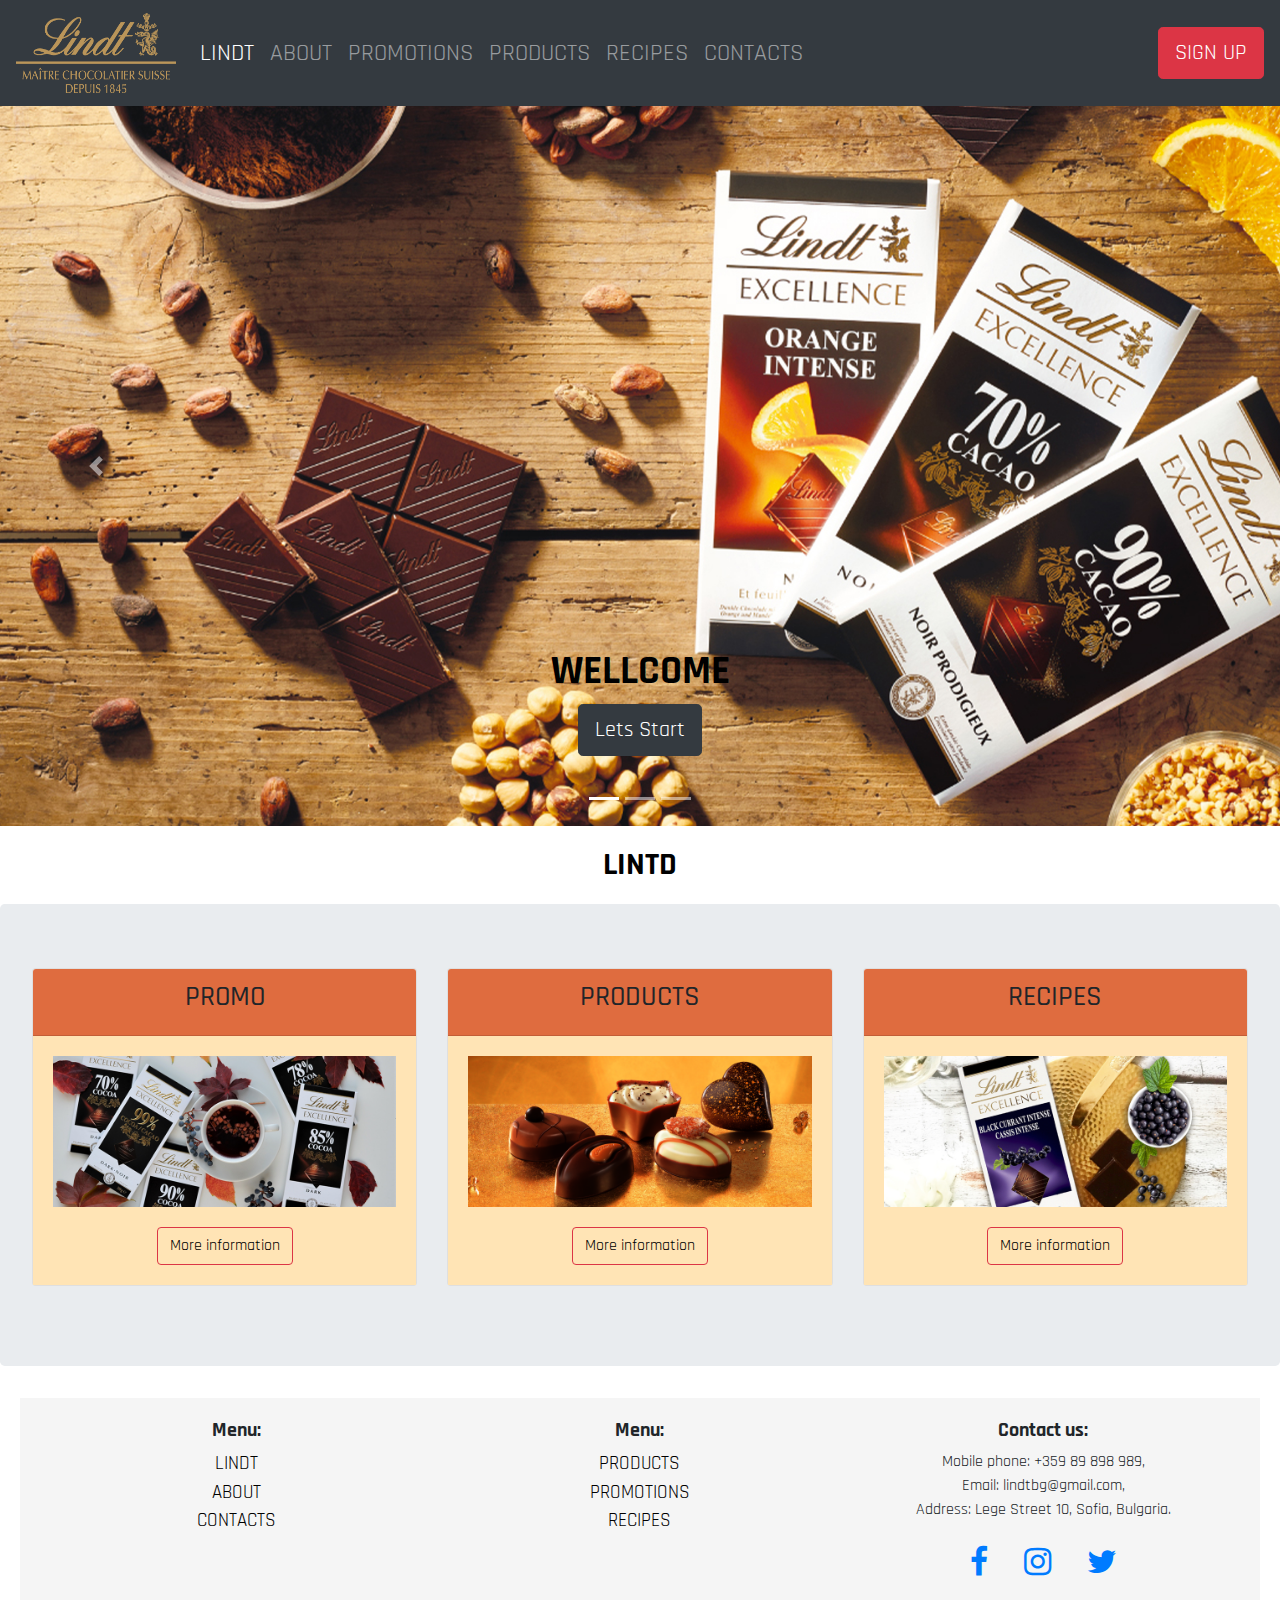
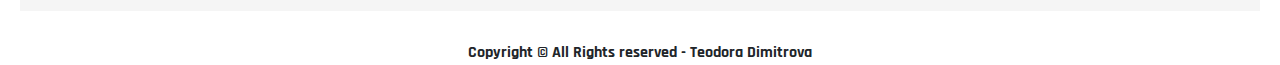
<file: index.html>
<!DOCTYPE html>
<html lang="en">
<head>
  <meta charset="UTF-8">
  <meta name="viewport" content="width=device-width, initial-scale=1.0, shrink-to-fit=no">
  <meta name="description" content="Home page - Lindt">
  <meta name="keywords" content="lindt, lindor, excellence, lindt chocolate, recipe">
  <meta name="Revisit-after" content="7 days">
  <title>Home page</title>
  <link href="https://maxcdn.bootstrapcdn.com/font-awesome/4.3.0/css/font-awesome.min.css" rel="stylesheet">
  <link rel="stylesheet" href="https://stackpath.bootstrapcdn.com/bootstrap/4.3.1/css/bootstrap.min.css" integrity="sha384-ggOyR0iXCbMQv3Xipma34MD+dH/1fQ784/j6cY/iJTQUOhcWr7x9JvoRxT2MZw1T" crossorigin="anonymous">
  <script src="https://code.jquery.com/jquery-3.3.1.slim.min.js" integrity="sha384-q8i/X+965DzO0rT7abK41JStQIAqVgRVzpbzo5smXKp4YfRvH+8abtTE1Pi6jizo" crossorigin="anonymous"></script>
  <script src="https://stackpath.bootstrapcdn.com/bootstrap/4.3.1/js/bootstrap.min.js" integrity="sha384-JjSmVgyd0p3pXB1rRibZUAYoIIy6OrQ6VrjIEaFf/nJGzIxFDsf4x0xIM+B07jRM" crossorigin="anonymous"></script>
  <link rel="stylesheet" href="https://fontawesome.com/icons">
  <link rel="stylesheet" type="text/css" href="index.css">
</head>
<body>
  <div id="home">
    <nav class="navbar navbar-expand-lg navbar-dark bg-dark">
      <a class="navbar-brand" href="index.html"><img src="Image/logo4.png" alt="logo of Lindt" width="160" height="80"></a>
      <button class="navbar-toggler" type="button" data-toggle="collapse" data-target="#navbarNavDropdown" aria-controls="navbarNavDropdown" aria-expanded="false" aria-label="Toggle navigation">
        <span class="navbar-toggler-icon"></span>
      </button>
      <div class="collapse navbar-collapse" id="navbarNavDropdown">
        <ul class="navbar-nav">
            <li class="nav-item active">
              <a class="nav-link" href="index.html">Lindt</a>
            </li>
            <li class="nav-item">
              <a class="nav-link" href="Page7.html">About</a>
            </li>
            <li class="nav-item">
              <a class="nav-link" href="Page8.html">Promotions</a>
            </li>
            <li class="nav-item">
              <a class="nav-link" href="Page2.html">Products</a>
            </li>
            <li class="nav-item">
              <a class="nav-link" href="Page5.html">Recipes</a>
            </li>
            <li class="nav-item">
              <a class="nav-link" href="Page6.html">Contacts</a>
            </li>
          </ul>
          <a href="Page3.html" class="btn btn-danger btn-lg ml-auto">Sign up</a>
      </div>
    </nav>
  </div>
  <div id="carouselExampleIndicators" class="carousel slide" data-ride="carousel">
    <ol class="carousel-indicators">
      <li data-target="#carouselExampleIndicators" data-slide-to="0" class="active"></li>
      <li data-target="#carouselExampleIndicators" data-slide-to="1"></li>
      <li data-target="#carouselExampleIndicators" data-slide-to="2"></li>
    </ol>
    <div class="carousel-inner">
      <div class="carousel-item active">
        <img class="d-block w-100" src="Image/46.jpg" alt="First slide - photo of lindt">
        <div class="carousel-caption">
          <h1>Wellcome</h1>
          <a href="#" class="btn btn-dark btn-lg">Lets Start</a>
        </div>
      </div>
      <div class="carousel-item">
        <img class="d-block w-100" src="Image/80.webp"  alt="Second slide - photo of lindt">
        <div class="carousel-caption">
        </div>
      </div>
      <div class="carousel-item">
        <img class="d-block w-100" src="Image/79.webp" alt="Third slide - photo of lindt">
        <div class="carousel-caption">
        </div>
      </div>
    </div>
    <a class="carousel-control-prev" href="#carouselExampleIndicators" role="button" data-slide="prev">
      <span class="carousel-control-prev-icon" aria-hidden="true"></span>
      <span class="sr-only">Previous</span>
    </a>
    <a class="carousel-control-next" href="#carouselExampleIndicators" role="button" data-slide="next">
      <span class="carousel-control-next-icon" aria-hidden="true"></span>
      <span class="sr-only">Next</span>
    </a>
  </div>
  <h2><strong>Lintd</strong></h2>
  <div class="jumbotron">
      <div class="row">
        <div class="col-md-4 col-sm-6 col-xs-12 mb-3">
         <div class="card text-center">
          <div class="card-header">
            <h3>Promo</h3>
          </div>
          <div class="card-body">
            <img src="Image/07.png" id="photo1" alt="Promotion lindt products">
            <a href="Page8.html" class="btn btn-outline-danger">More information</a>
          </div>
        </div>
      </div>
      <div class="col-md-4 col-sm-6 col-xs-12 mb-3">
       <div class="card text-center">
        <div class="card-header">
          <h3>Products</h3>
        </div>
        <div class="card-body">
          <img src="Image/06.png" id="photo2" alt="Lindt products">
          <a href="Page2.html" class="btn btn-outline-danger">More information</a>
        </div>
      </div>
    </div>
    <div class="col-md-4 col-sm-6 col-xs-12 mb-3">
     <div class="card text-center">
      <div class="card-header">
       <h3>Recipes</h3>
     </div>
     <div class="card-body">
      <img src="Image/08.png" id="photo3" alt="Recipes from lindt products">
      <a href="Page5.html" class="btn btn-outline-danger">More information</a>
    </div>
  </div>
</div>
</div>
</div>
<footer>
  <div class="content">
    <div class="row">
      <div class="col-md-4">
        <h5>Menu:</h5>
          <ul >
            <li><a href="index.html">Lindt</a></li>
            <li><a href="Page7.html">About</a></li>
            <li><a href="Page6.html">Contacts</a></li>
          </ul>
          </div>
          <div class="col-md-4">
            <h5>Menu:</h5>
            <ul>
              <li><a href="Page2.html">Products</a></li>
          <li><a href="Page8.html">Promotions</a></li>
          <li><a href="Page5.html">Recipes</a></li>
            </ul>
          </div>
          <div class="col-md-4">
            <h5>Contact us:</h5>
            <div class="cont">
              Mobile phone: +359 89 898 989,
            <br>Email: lindtbg@gmail.com,
            <br>Address: Lege Street 10, Sofia, Bulgaria.
            <br><br><a href="https://www.facebook.com/LindtBulgaria/?brand_redir=132763750084392"><i class="fa fa-facebook fa-2x px-3"></i></a>
            <a href="https://www.instagram.com/lindt/"><i class="fa fa-instagram fa-2x px-3"></i></a>
            <a href="https://twitter.com/lindt?lang=bg"><i class="fa fa-twitter fa-2x px-3"></i></a>
            </div>
          </div>
        </div>
  </div>
   <div class="end">Copyright &copy; All Rights reserved - Teodora Dimitrova</div>
</footer>
<!-- Global site tag (gtag.js) - Google Analytics -->
<script async src="https://www.googletagmanager.com/gtag/js?id=UA-165984075-1"></script>
<script>
  window.dataLayer = window.dataLayer || [];
  function gtag(){dataLayer.push(arguments);}
  gtag('js', new Date());

  gtag('config', 'UA-165984075-1');
</script>

</body>
</html>
</file>
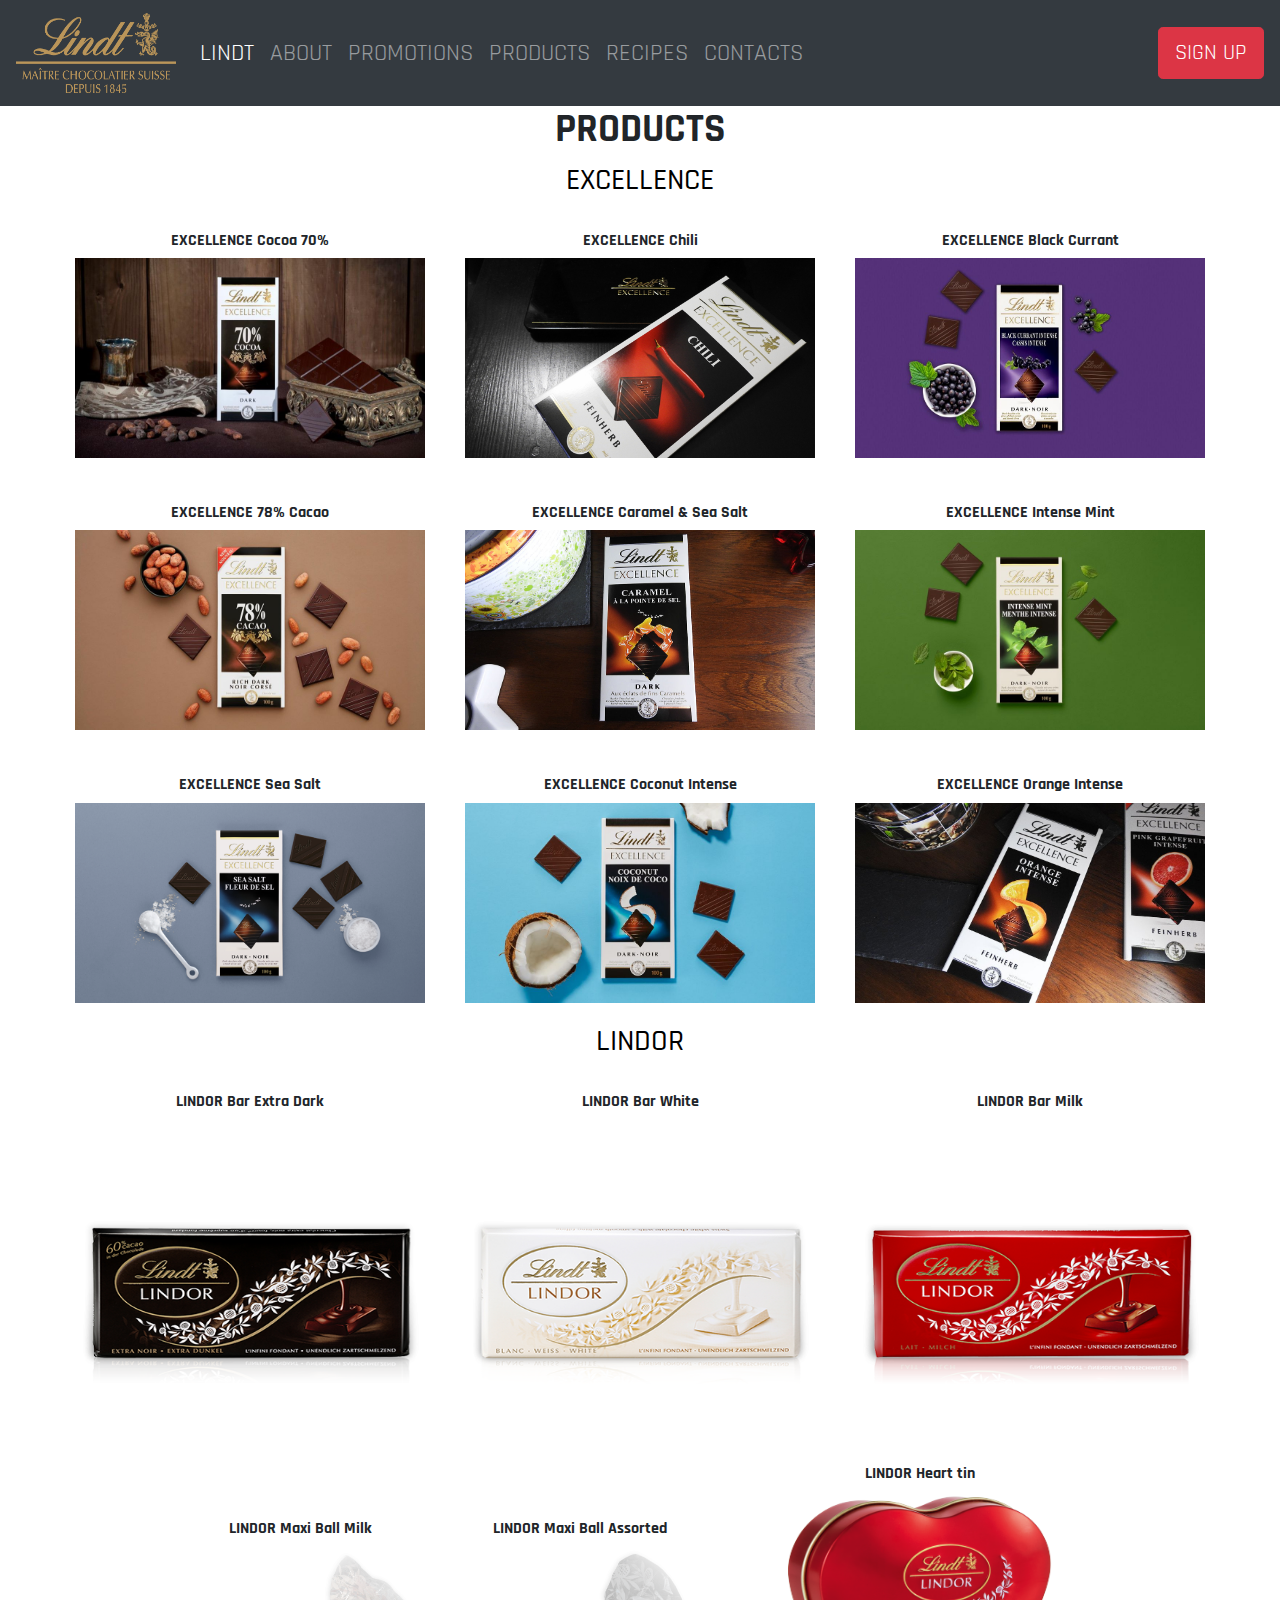
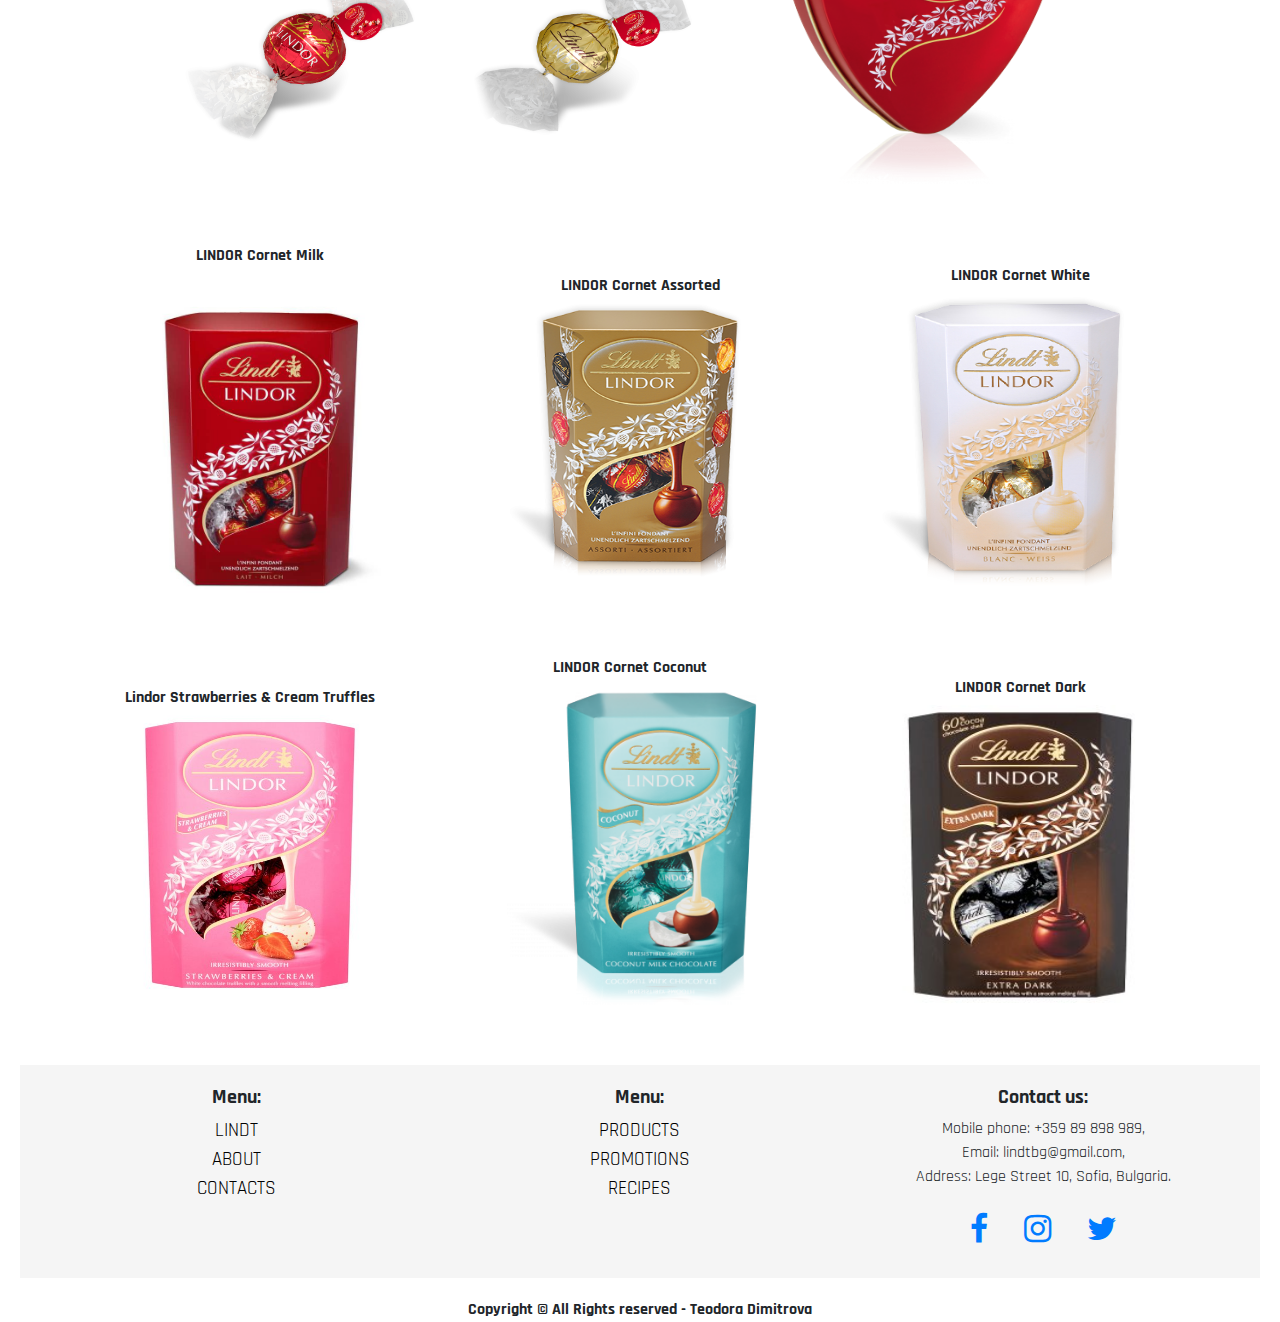
<file: Page2.html>
<!DOCTYPE html>
<html lang="en">
<head>
  <meta charset="UTF-8">
  <meta name="viewport" content="width=device-width, initial-scale=1.0, shrink-to-fit=no">
  <meta name="description" content="Home page - Lindt">
  <meta name="keywords" content="lindt, lindor, excellence, lindt chocolate, recipe">
  <meta name="Revisit-after" content="7 days">
	<title>My website</title>
	<link href="https://maxcdn.bootstrapcdn.com/font-awesome/4.3.0/css/font-awesome.min.css" rel="stylesheet">
	<link rel="stylesheet" href="https://stackpath.bootstrapcdn.com/bootstrap/4.3.1/css/bootstrap.min.css" integrity="sha384-ggOyR0iXCbMQv3Xipma34MD+dH/1fQ784/j6cY/iJTQUOhcWr7x9JvoRxT2MZw1T" crossorigin="anonymous">
	<meta name="viewport" content="width=device-width, initial-scale=1, shrink-to-fit=no">
	<script src="https://code.jquery.com/jquery-3.3.1.slim.min.js" integrity="sha384-q8i/X+965DzO0rT7abK41JStQIAqVgRVzpbzo5smXKp4YfRvH+8abtTE1Pi6jizo" crossorigin="anonymous"></script>
	<script src="https://cdnjs.cloudflare.com/ajax/libs/popper.js/1.14.7/umd/popper.min.js" integrity="sha384-UO2eT0CpHqdSJQ6hJty5KVphtPhzWj9WO1clHTMGa3JDZwrnQq4sF86dIHNDz0W1" crossorigin="anonymous"></script>
	<script src="https://stackpath.bootstrapcdn.com/bootstrap/4.3.1/js/bootstrap.min.js" integrity="sha384-JjSmVgyd0p3pXB1rRibZUAYoIIy6OrQ6VrjIEaFf/nJGzIxFDsf4x0xIM+B07jRM" crossorigin="anonymous"></script>
	<link rel="stylesheet" href="https://fontawesome.com/icons">
	<script src="jquery.flurry.js"></script>
	<link rel="stylesheet" type="text/css" href="Page2.css">
</head>
<body class="flurry">
	<nav class="navbar navbar-expand-lg navbar-dark bg-dark">
    <a class="navbar-brand" href="#"><img src="Image/logo4.png" alt="logo" width="160" height="80"></a>
    <button class="navbar-toggler" type="button" data-toggle="collapse" data-target="#navbarNavDropdown" aria-controls="navbarNavDropdown" aria-expanded="false" aria-label="Toggle navigation">
      <span class="navbar-toggler-icon"></span>
    </button>
    <div class="collapse navbar-collapse" id="navbarNavDropdown">
      <ul class="navbar-nav">
          <li class="nav-item active">
            <a class="nav-link" href="index.html">Lindt</a>
          </li>
          <li class="nav-item">
            <a class="nav-link" href="Page7.html">About</a>
          </li>
          <li class="nav-item">
            <a class="nav-link" href="Page8.html">Promotions</a>
          </li>
          <li class="nav-item">
            <a class="nav-link" href="Page2.html">Products</a>
          </li>
          <li class="nav-item">
            <a class="nav-link" href="Page5.html">Recipes</a>
          </li>
          <li class="nav-item">
            <a class="nav-link" href="Page6.html">Contacts</a>
          </li>
        </ul>
        <a href="Page3.html" class="btn btn-danger btn-lg ml-auto">Sign up</a>
    </div>
  </nav>
  <div class="wrapper">
    <h1><strong>Products</strong></h1>
    <h3>Excellence</h3>
    <div class="img-area">
      <div class="single-img"><h6>EXCELLENCE Cocoa 70%</h6>
      <img src="Image/Img/b.jpg" width="350" height="200" alt="EXCELLENCE Cocoa 70%"></div>
      <div class="single-img"><h6>EXCELLENCE Chili</h6>
      <img src="Image/Img/chili.jpg" width="350" height="200" alt="EXCELLENCE Chili"></div>
      <div class="single-img"><h6>EXCELLENCE Black Currant</h6>
      <img src="Image/Img/gra.jpg" width="350" height="200" alt="EXCELLENCE Black Currant"></div>
      <div class="single-img"><h6>EXCELLENCE 78% Cacao</h6>
      <img src="Image/Img/last.jpg" width="350" height="200" alt="EXCELLENCE 78% Cacao"></div>
      <div class="single-img"><h6>EXCELLENCE Caramel & Sea Salt</h6>
      <img src="Image/Img/lindt.jpg" width="350" height="200" alt="EXCELLENCE Caramel & Sea Salt"></div>
      <div class="single-img"><h6>EXCELLENCE Intense Mint</h6>
      <img src="Image/Img/menta.jpg" width="350" height="200" alt="EXCELLENCE Intense Mint"></div>
      <div class="single-img"><h6>EXCELLENCE Sea Salt</h6>
      <img src="Image/Img/salt.png" width="350" height="200" alt="EXCELLENCE Sea Salt"></div>
      <div class="single-img"><h6>EXCELLENCE Coconut Intense</h6>
      <img src="Image/Img/shoko.jpg" width="350" height="200" alt="EXCELLENCE Coconut Intense"></div>
      <div class="single-img"><h6>EXCELLENCE Orange Intense</h6>
      <img src="Image/Img/one.jpg" width="350" height="200" alt="EXCELLENCE Orange Intense"></div>
    </div>
  </div>
  <h3>Lindor</h3>
    <div class="img-area">
      <div class="single-img"><h6>LINDOR Bar Extra Dark</h6>
      <img src="Image/lindt/03.png" width="350" height="300" alt="LINDOR Bar Extra Dark"></div>
      <div class="single-img"><h6>LINDOR Bar White</h6>
      <img src="Image/lindt/04.png" width="350" height="300" alt="LINDOR Bar White"></div>
      <div class="single-img"><h6>LINDOR Bar Milk</h6>
      <img src="Image/lindt/05.png" width="350" height="300" alt="LINDOR Bar Milk"></div>
      <div class="single-img"><h6>LINDOR Maxi Ball Milk</h6>
      <img src="Image/lindt/01.png" width="240" height="200" alt="LINDOR Maxi Ball Milk"></div>
      <div class="single-img"><h6>LINDOR Maxi Ball Assorted</h6>
      <img src="Image/lindt/02.png" width="240" height="200" alt="LINDOR Maxi Ball Assorted"></div>
      <div class="single-img"><h6>LINDOR Heart tin</h6>
      <img src="Image/lindt/06.png" width="360" height="310" alt="LINDOR Heart tin"></div>
      <div class="single-img"><h6>LINDOR Cornet Milk</h6>
      <img src="Image/lindt/original.jpg" width="350" height="340" alt="LINDOR Cornet Milk"></div>
      <div class="single-img"><h6>LINDOR Cornet Assorted</h6>
      <img src="Image/lindt/cornetass200g.png" width="330" height="280" alt="LINDOR Cornet Assorted"></div>
      <div class="single-img"><h6>LINDOR Cornet White</h6>
      <img src="Image/lindt/cornetweiss200g.png" width="350" height="300" alt="LINDOR Cornet White"></div>
      <div class="single-img"><h6>Lindor Strawberries & Cream Truffles</h6>
      <img src="Image/lindt/12.jpg" width="330" height="280" alt="Lindor Strawberries & Cream Truffles"></div>
      <div class="single-img"><h6>LINDOR Cornet Coconut</h6>
      <img src="Image/lindt/10.gif" width="350" height="340" alt="LINDOR Cornet Coconut"></div>
      <div class="single-img"><h6>LINDOR Cornet Dark</h6>
      <img src="Image/lindt/08.jpg" width="350" height="300" alt="LINDOR Cornet Dark"></div>
    </div>
  <footer>
    <div class="content">
      <div class="row">
        <div class="col-md-4">
          <h5>Menu:</h5>
          <ul >
            <li><a href="index.html">Lindt</a></li>
            <li><a href="Page7.html">About</a></li>
            <li><a href="Page6.html">Contacts</a></li>
          </ul>
        </div>
        <div class="col-md-4">
          <h5>Menu:</h5>
          <ul>
            <li><a href="Page2.html">Products</a></li>
          <li><a href="Page8.html">Promotions</a></li>
          <li><a href="Page5.html">Recipes</a></li>
          </ul>
        </div>
        <div class="col-md-4">
          <h5>Contact us:</h5>
          <div class="cont">
            Mobile phone: +359 89 898 989,
            <br>Email: lindtbg@gmail.com,
            <br>Address: Lege Street 10, Sofia, Bulgaria.
            <br><br><a href="https://www.facebook.com/LindtBulgaria/?brand_redir=132763750084392"><i class="fa fa-facebook fa-2x px-3"></i></a>
            <a href="https://www.instagram.com/lindt/"><i class="fa fa-instagram fa-2x px-3"></i></a>
            <a href="https://twitter.com/lindt?lang=bg"><i class="fa fa-twitter fa-2x px-3"></i></a>
          </div>
        </div>
      </div>
    </div>
    <div class="end">Copyright &copy; All Rights reserved - Teodora Dimitrova</div>
  </footer>
	<script>
  $('body').flurry({
  character: "~",
  color: ["#55476A", "#AE3D63", "#DB3853", "#F45C44", "#F8B646"],
  speed: 2000,
  height: 480,
  frequency: 60,
  small: 12,
  large: 50,
  rotation: 90,
  rotationVariance: 20,
  startRotation: 90,
  wind: 10,
  windVariance: 100,
  opacityEasing: "cubic-bezier(1,0,.96,.9)"
});	
</script>
</body>
</html>
</file>
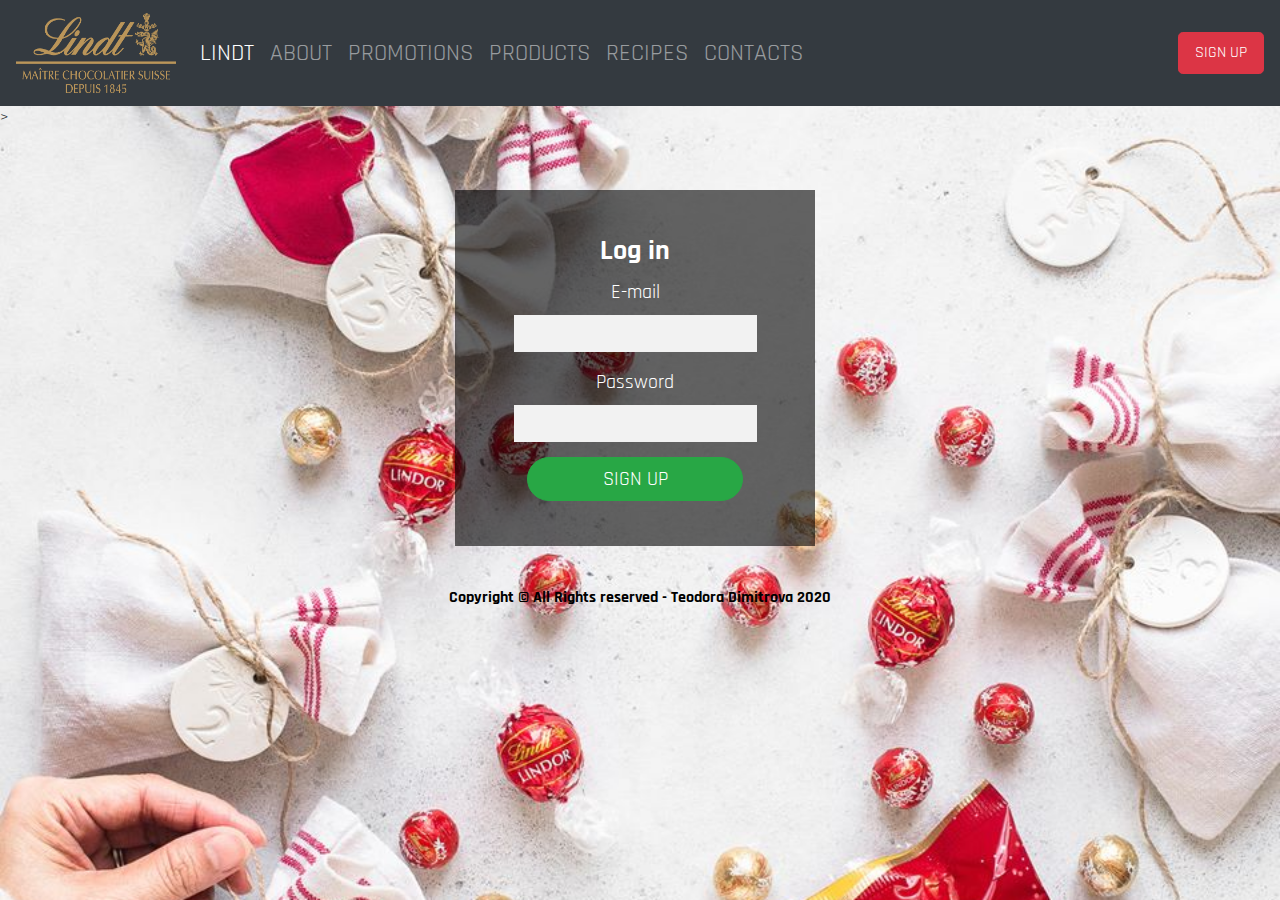
<file: Page3.html>
<!DOCTYPE html>
  <html lang="en">
  <head>
    <meta charset="UTF-8">
    <meta name="viewport" content="width=device-width, initial-scale=1.0, shrink-to-fit=no">
    <meta name="description" content="Home page - Lindt">
    <meta name="keywords" content="lindt, lindor, excellence, lindt chocolate, recipe">
    <meta name="Revisit-after" content="7 days">
    <title>My webpage</title>
  <link href="https://maxcdn.bootstrapcdn.com/font-awesome/4.3.0/css/font-awesome.min.css" rel="stylesheet">
  <link rel="stylesheet" href="https://stackpath.bootstrapcdn.com/bootstrap/4.3.1/css/bootstrap.min.css" integrity="sha384-ggOyR0iXCbMQv3Xipma34MD+dH/1fQ784/j6cY/iJTQUOhcWr7x9JvoRxT2MZw1T" crossorigin="anonymous">
  <meta name="viewport" content="width=device-width, initial-scale=1, shrink-to-fit=no">
  <script src="https://code.jquery.com/jquery-3.3.1.slim.min.js" integrity="sha384-q8i/X+965DzO0rT7abK41JStQIAqVgRVzpbzo5smXKp4YfRvH+8abtTE1Pi6jizo" crossorigin="anonymous"></script>
  <script src="https://cdnjs.cloudflare.com/ajax/libs/popper.js/1.14.7/umd/popper.min.js" integrity="sha384-UO2eT0CpHqdSJQ6hJty5KVphtPhzWj9WO1clHTMGa3JDZwrnQq4sF86dIHNDz0W1" crossorigin="anonymous"></script>
  <script src="https://stackpath.bootstrapcdn.com/bootstrap/4.3.1/js/bootstrap.min.js" integrity="sha384-JjSmVgyd0p3pXB1rRibZUAYoIIy6OrQ6VrjIEaFf/nJGzIxFDsf4x0xIM+B07jRM" crossorigin="anonymous"></script>
  <link rel="stylesheet" href="https://fontawesome.com/icons">
  <link rel="stylesheet" type="text/css" href="Page3.css">
  <script src="jquery.flurry.js"></script>
  </head>
  <body class="flurry">
   <div class="home">
    <nav class="navbar navbar-expand-lg navbar-dark bg-dark">
    <a class="navbar-brand" href="#"><img src="Image/logo4.png" alt="logo" width="160" height="80"></a>
    <button class="navbar-toggler" type="button" data-toggle="collapse" data-target="#navbarNavDropdown" aria-controls="navbarNavDropdown" aria-expanded="false" aria-label="Toggle navigation">
      <span class="navbar-toggler-icon"></span>
    </button>
    <div class="collapse navbar-collapse" id="navbarNavDropdown">
      <ul class="navbar-nav">
          <li class="nav-item active">
            <a class="nav-link" href="index.html">Lindt</a>
          </li>
          <li class="nav-item">
            <a class="nav-link" href="Page7.html">About</a>
          </li>
          <li class="nav-item">
            <a class="nav-link" href="Page8.html">Promotions</a>
          </li>
          <li class="nav-item">
            <a class="nav-link" href="Page2.html">Products</a>
          </li>
          <li class="nav-item">
            <a class="nav-link" href="Page5.html">Recipes</a>
          </li>
          <li class="nav-item">
            <a class="nav-link" href="Page6.html">Contacts</a>
          </li>
        </ul>
        <a href="Page3.html" class="btn btn-danger btn-lg ml-auto">Sign up</a>
    </div>
  </nav>
  </div>>
<div class="login-page">
  <div class="form">
    <form action="#" class="login-form">
      <h3>Log in</h3>
      <label for="email">E-mail</label>
      <input type="text" id="email">
      <label for="password">Password</label>
      <input type="password" id="password">
      <a href="Page4.html"  class="btn btn-success">Sign up</a>
    </form>
  </div>
</div>
  
<footer>
    <div id="footer">
      Copyright &copy; All Rights reserved - Teodora Dimitrova 2020 
    </div>
  </footer>	
<script>
  $('body').flurry({
    character: "~",
    color: ["#55476A", "#AE3D63", "#DB3853", "#F45C44", "#F8B646"],
    speed: 2000,
    height: 480,
    frequency: 60,
    small: 12,
    large: 50,
    rotation: 90,
    rotationVariance: 20,
    startRotation: 90,
    wind: 10,
    windVariance: 100,
    opacityEasing: "cubic-bezier(1,0,.96,.9)"
  });
</script>
</body>
</html>
</file>
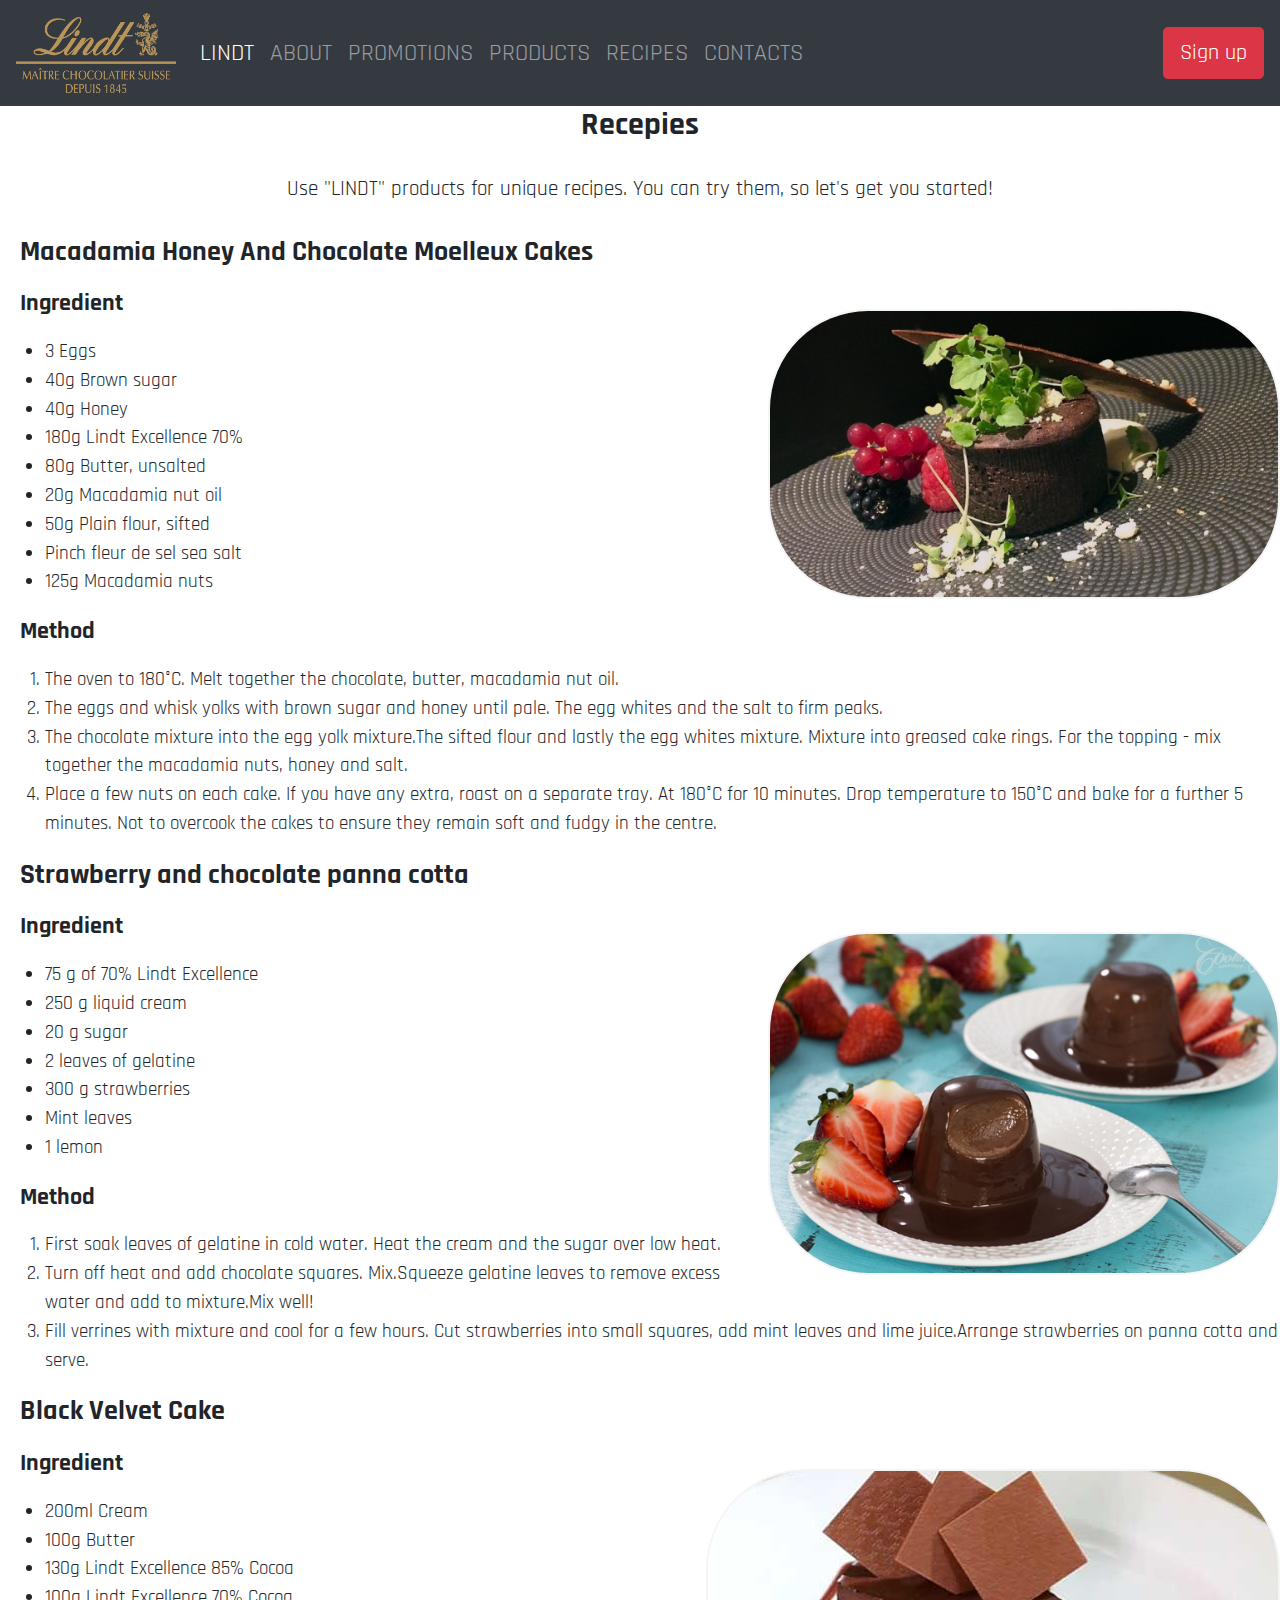
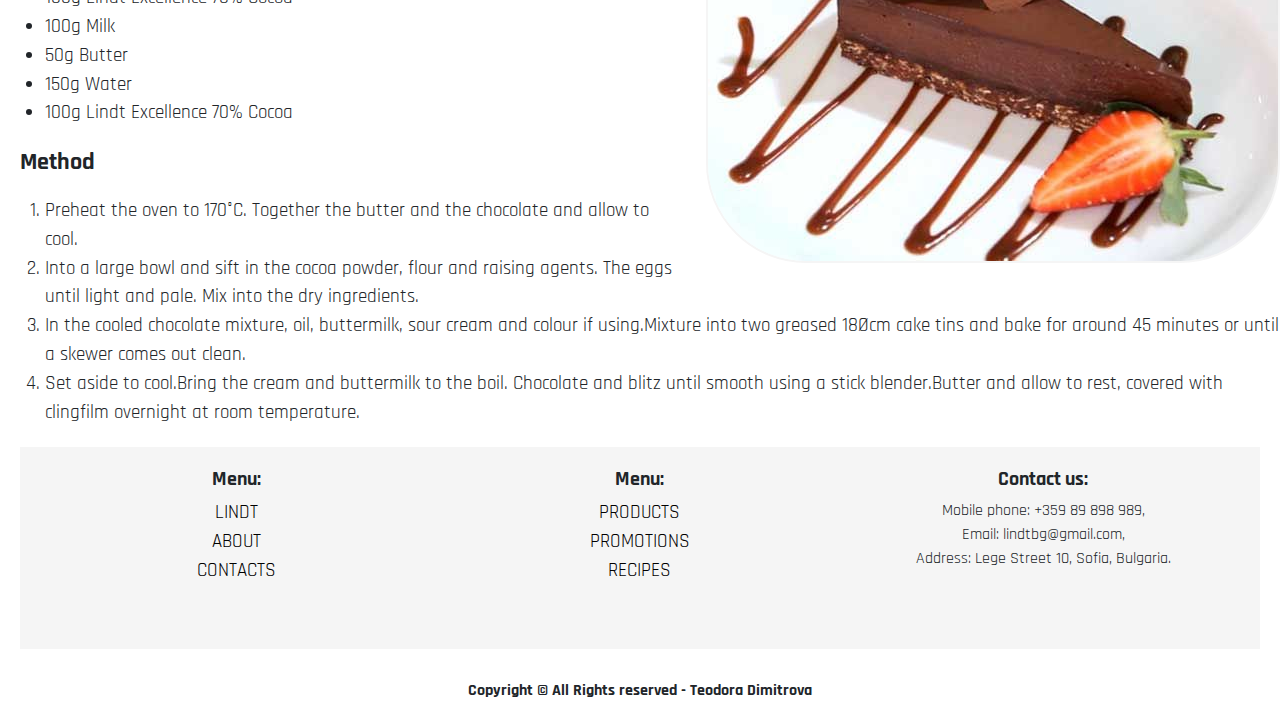
<file: Page5.html>
<!DOCTYPE html>
<html lang="en">
<head>
	<meta charset="UTF-8">
	<meta name="viewport" content="width=device-width, initial-scale=1.0, shrink-to-fit=no">
	<meta name="description" content="Home page - Lindt">
	<meta name="keywords" content="lindt, lindor, excellence, lindt chocolate, recipe">
	<meta name="Revisit-after" content="7 days">
	<title>My website</title>
	<link rel="stylesheet" href="https://stackpath.bootstrapcdn.com/bootstrap/4.3.1/css/bootstrap.min.css" integrity="sha384-ggOyR0iXCbMQv3Xipma34MD+dH/1fQ784/j6cY/iJTQUOhcWr7x9JvoRxT2MZw1T" crossorigin="anonymous">
	<meta name="viewport" content="width=device-width, initial-scale=1, shrink-to-fit=no">
	<script src="https://code.jquery.com/jquery-3.3.1.slim.min.js" integrity="sha384-q8i/X+965DzO0rT7abK41JStQIAqVgRVzpbzo5smXKp4YfRvH+8abtTE1Pi6jizo" crossorigin="anonymous"></script>
	<script src="https://cdnjs.cloudflare.com/ajax/libs/popper.js/1.14.7/umd/popper.min.js" integrity="sha384-UO2eT0CpHqdSJQ6hJty5KVphtPhzWj9WO1clHTMGa3JDZwrnQq4sF86dIHNDz0W1" crossorigin="anonymous"></script>
	<script src="https://stackpath.bootstrapcdn.com/bootstrap/4.3.1/js/bootstrap.min.js" integrity="sha384-JjSmVgyd0p3pXB1rRibZUAYoIIy6OrQ6VrjIEaFf/nJGzIxFDsf4x0xIM+B07jRM" crossorigin="anonymous"></script>
	<link rel="stylesheet" href="https://fontawesome.com/icons">
	<script src="jquery.flurry.js"></script>
	<link rel="stylesheet" type="text/css" href="Page5.css">
</head>
<body class="flurry">
	<div class="home">
		<nav class="navbar navbar-expand-lg navbar-dark bg-dark">
    <a class="navbar-brand" href="#"><img src="Image/logo4.png" alt="logo" width="160" height="80"></a>
    <button class="navbar-toggler" type="button" data-toggle="collapse" data-target="#navbarNavDropdown" aria-controls="navbarNavDropdown" aria-expanded="false" aria-label="Toggle navigation">
      <span class="navbar-toggler-icon"></span>
    </button>
    <div class="collapse navbar-collapse" id="navbarNavDropdown">
      <ul class="navbar-nav">
          <li class="nav-item active">
            <a class="nav-link" href="index.html">Lindt</a>
          </li>
          <li class="nav-item">
            <a class="nav-link" href="Page7.html">About</a>
          </li>
          <li class="nav-item">
            <a class="nav-link" href="Page8.html">Promotions</a>
          </li>
          <li class="nav-item">
            <a class="nav-link" href="Page2.html">Products</a>
          </li>
          <li class="nav-item">
            <a class="nav-link" href="Page5.html">Recipes</a>
          </li>
          <li class="nav-item">
            <a class="nav-link" href="Page6.html">Contacts</a>
          </li>
        </ul>
		<a href="Page3.html" class="btn btn-danger btn-lg ml-auto">Sign up</a>
    </div>
  </nav>
  </div>
  <h2>Recepies</h2>
	<div>
		<p>Use "LINDT" products for unique recipes. You can try them, so let's get you started!</p>
	</div>
  <h3>Macadamia Honey And Chocolate Moelleux Cakes</h3>
	<section>
		<img id="imgone" src="Image/bistro-n-home-hors-chateau-moelleux-au-chocolat-80-creme-anglaise-et-crumble-dore-1cac1.jpg" 
		alt="Macadamia Honey And Chocolate Moelleux Cakes">
	</section>
	<div>
		<h4>Ingredient</h4>
		<ul class="one">
			<li>3 Eggs</li>
			<li>40g Brown sugar</li>
			<li>40g Honey</li>
			<li>180g Lindt Excellence 70%</li>
			<li>80g Butter, unsalted </li>
			<li>20g Macadamia nut oil</li>
			<li>50g Plain flour, sifted</li>
			<li>Pinch fleur de sel sea salt</li>
			<li>125g Macadamia nuts</li>
	</ul>
	<h4>Method</h4>
	<ol class="two">
		<li>The oven to 180°C. Melt together the chocolate, butter, macadamia nut oil.</li>
	<li> The eggs and whisk yolks with brown sugar and honey until pale. The egg whites and the salt to firm peaks.</li>
	<li>The chocolate mixture into the egg yolk mixture.The sifted flour and lastly the egg whites mixture. Mixture into greased cake rings. For the topping - mix together the macadamia nuts, honey and salt.</li>
	<li>Place a few nuts on each cake. If you have any extra, roast on a separate tray. At 180°C for 10 minutes. Drop temperature to 150°C and bake for a further 5 minutes. Not to overcook the cakes to ensure they remain soft and fudgy in the centre.</li>
	</ol>
</div>

  <h3>Strawberry and chocolate panna cotta</h3>
	<section>
		<img id="imgtwo" src="Image/002.jpg" alt="Strawberry and chocolate panna cotta">
	</section>
	<div>
		<h4>Ingredient</h4>
		<ul class="three">
			<li>75 g of 70% Lindt Excellence</li>
				<li>250 g liquid cream</li>
				<li>20 g sugar</li>
				<li>2 leaves of gelatine</li>
				<li>300 g strawberries</li>
				<li>Mint leaves</li>
				<li>1 lemon</li>
	</ul>
	<h4>Method</h4>
	<ol class="four">
		<li>First soak leaves of gelatine in cold water. Heat the cream and the sugar over low heat.</li> 
		<li>Turn off heat and add chocolate squares. Mix.Squeeze gelatine leaves to remove excess water and add to mixture.Mix well!</li>
		<li>Fill verrines with mixture and cool for a few hours. Cut strawberries into small squares, add mint leaves and lime juice.Arrange strawberries on panna cotta and serve.</li>  
	</ol>
</div>

<h3>Black Velvet Cake</h3>
	<section>
		<img id="imgthree" src="Image/aa.jpg" 
		alt="Black Velvet Cake">
	</section>
	<div>
		<h4>Ingredient</h4>
	<ul class="five">
			<li>200ml Cream</li>
				<li>100g Butter</li>
				<li>130g Lindt Excellence 85% Cocoa</li>
				<li>100g Lindt Excellence 70% Cocoa</li>
				<li>100g Milk</li>
				<li>50g Butter</li>
				<li>150g Water</li>
				<li>100g Lindt Excellence 70% Cocoa</li>
		</ul>
	<h4>Method</h4>
	<ol class="six">
		<li>Preheat the oven to 170°C. Together the butter and the chocolate and allow to cool.</li>
		<li>Into a large bowl and sift in the cocoa powder, flour and raising agents. The eggs until light and pale. Mix into the dry ingredients.</li>
		<li> In the cooled chocolate mixture, oil, buttermilk, sour cream and colour if using.Mixture into two greased 18Øcm cake tins and bake for around 45 minutes or until a skewer comes out clean.</li>
		<li>Set aside to cool.Bring the cream and buttermilk to the boil. Chocolate and blitz until smooth using a stick blender.Butter and allow to rest, covered with clingfilm overnight at room temperature.</li>  
	</ol>
</div>
	<footer>
		<div class="content">
		<div class="row">
	<div class="col-md-4">
	  <h5>Menu:</h5>
	  <ul >
		<li><a href="index.html">Lindt</a></li>
        <li><a href="Page7.html">About</a></li>
        <li><a href="Page6.html">Contacts</a></li>
	  </ul>
	</div>
	<div class="col-md-4">
	  <h5>Menu:</h5>
	  <ul>
		<li><a href="Page2.html">Products</a></li>
		<li><a href="Page8.html">Promotions</a></li>
		<li><a href="Page5.html">Recipes</a></li>
	  </ul>
	</div>
	<div class="col-md-4">
	  <h5>Contact us:</h5>
	  <div class="cont">
		Mobile phone: +359 89 898 989,
	  <br>Email: lindtbg@gmail.com,
	  <br>Address: Lege Street 10, Sofia, Bulgaria.
	  <br><br><a href="https://www.facebook.com/LindtBulgaria/?brand_redir=132763750084392"><i class="fa fa-facebook fa-2x px-3"></i></a>
	  <a href="https://www.instagram.com/lindt/"><i class="fa fa-instagram fa-2x px-3"></i></a>
	  <a href="https://twitter.com/lindt?lang=bg"><i class="fa fa-twitter fa-2x px-3"></i></a>
	  </div>
	</div>
  </div>
</div>
<div class="end">Copyright &copy; All Rights reserved - Teodora Dimitrova</div>
</footer>
<script>
  $('body').flurry({
  character: "~",
  color: ["#55476A", "#AE3D63", "#DB3853", "#F45C44", "#F8B646"],
  speed: 2000,
  height: 480,
  frequency: 60,
  small: 12,
  large: 50,
  rotation: 90,
  rotationVariance: 20,
  startRotation: 90,
  wind: 10,
  windVariance: 100,
  opacityEasing: "cubic-bezier(1,0,.96,.9)"
});	
</script>
</body>
</html>
</file>
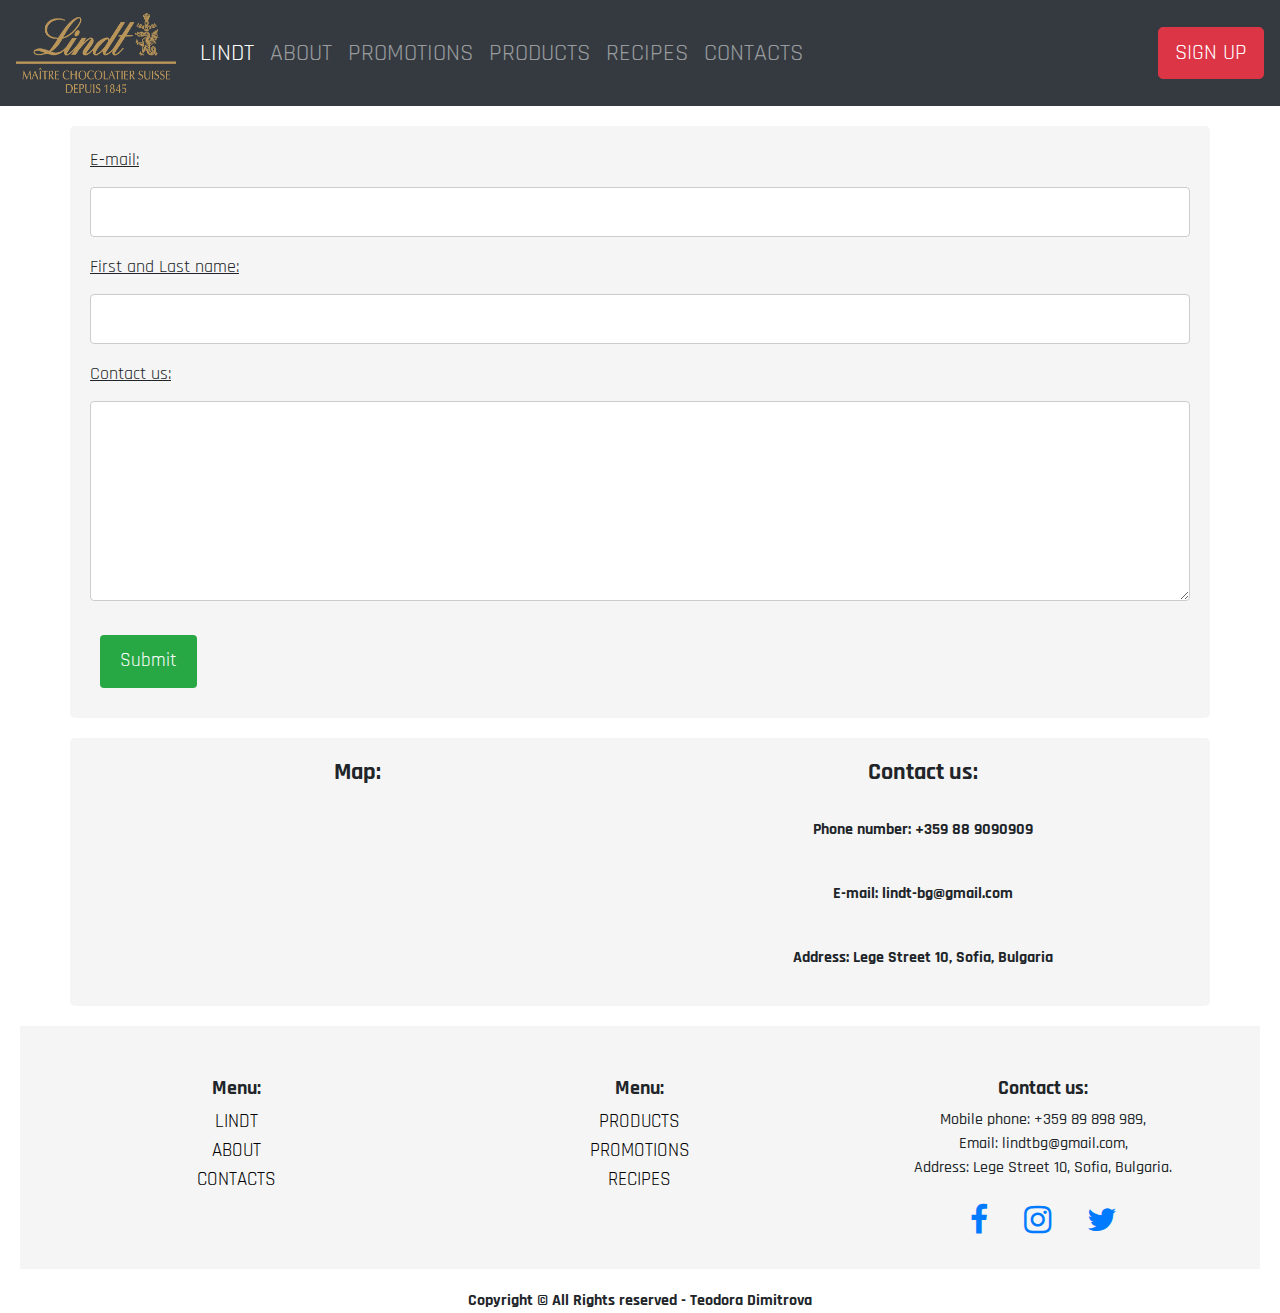
<file: Page6.html>
<!DOCTYPE html>
<html lang="en">
<head>
  <meta charset="UTF-8">
  <meta name="viewport" content="width=device-width, initial-scale=1.0, shrink-to-fit=no">
  <meta name="description" content="Home page - Lindt">
  <meta name="keywords" content="lindt, lindor, excellence, lindt chocolate, recipe">
  <meta name="Revisit-after" content="7 days">
	<title>My website</title>
	<link href="https://maxcdn.bootstrapcdn.com/font-awesome/4.3.0/css/font-awesome.min.css" rel="stylesheet">
	<link rel="stylesheet" href="https://stackpath.bootstrapcdn.com/bootstrap/4.3.1/css/bootstrap.min.css" integrity="sha384-ggOyR0iXCbMQv3Xipma34MD+dH/1fQ784/j6cY/iJTQUOhcWr7x9JvoRxT2MZw1T" crossorigin="anonymous">
	<meta name="viewport" content="width=device-width, initial-scale=1, shrink-to-fit=no">
	<script src="https://code.jquery.com/jquery-3.3.1.slim.min.js" integrity="sha384-q8i/X+965DzO0rT7abK41JStQIAqVgRVzpbzo5smXKp4YfRvH+8abtTE1Pi6jizo" crossorigin="anonymous"></script>
	<script src="https://cdnjs.cloudflare.com/ajax/libs/popper.js/1.14.7/umd/popper.min.js" integrity="sha384-UO2eT0CpHqdSJQ6hJty5KVphtPhzWj9WO1clHTMGa3JDZwrnQq4sF86dIHNDz0W1" crossorigin="anonymous"></script>
	<script src="https://stackpath.bootstrapcdn.com/bootstrap/4.3.1/js/bootstrap.min.js" integrity="sha384-JjSmVgyd0p3pXB1rRibZUAYoIIy6OrQ6VrjIEaFf/nJGzIxFDsf4x0xIM+B07jRM" crossorigin="anonymous"></script>
	<link rel="stylesheet" href="https://fontawesome.com/icons">
	<link rel="stylesheet" type="text/css" href="Page6.css">
	<script src="jquery.flurry.js"></script>
</head>
<body class="flurry">
	<div class="home">
		<nav class="navbar navbar-expand-lg navbar-dark bg-dark">
    <a class="navbar-brand" href="#"><img src="Image/logo4.png" alt="logo" width="160" height="80"></a>
    <button class="navbar-toggler" type="button" data-toggle="collapse" data-target="#navbarNavDropdown" aria-controls="navbarNavDropdown" aria-expanded="false" aria-label="Toggle navigation">
      <span class="navbar-toggler-icon"></span>
    </button>
    <div class="collapse navbar-collapse" id="navbarNavDropdown">
      <ul class="navbar-nav">
          <li class="nav-item active">
            <a class="nav-link" href="index.html">Lindt</a>
          </li>
          <li class="nav-item">
            <a class="nav-link" href="Page7.html">About</a>
          </li>
          <li class="nav-item">
            <a class="nav-link" href="Page8.html">Promotions</a>
          </li>
          <li class="nav-item">
            <a class="nav-link" href="Page2.html">Products</a>
          </li>
          <li class="nav-item">
            <a class="nav-link" href="Page5.html">Recipes</a>
          </li>
          <li class="nav-item">
            <a class="nav-link" href="Page6.html">Contacts</a>
          </li>
        </ul>
        <a href="Page3.html" class="btn btn-danger btn-lg ml-auto">Sign up</a>
    </div>
  </nav>
	</div>
<div class="container">
  <form method="POST" action="#">
    <label for="email">E-mail:</label>
    <input type="text" id="email" name="email">
    <label for="lname">First and Last name:</label>
    <input type="text" id="lname" name="name">
    <label for="subject">Contact us:</label>
    <textarea id="subject" name="message" style="height:200px"></textarea>
    <input type="submit" class="btn btn-success btn-sm" value="Submit">
  </form>
</div>
<div class="container">
  <div class="row">
<div class="col-sm-6 col-xs-12">
  <h4>Map:</h4>
  <div>
    <iframe src="https://www.google.com/maps/embed?pb=!1m18!1m12!1m3!1d2932.3689050740772!2d23.32182931484469!3d42.69590892181928!2m3!1f0!2f0!3f0!3m2!1i1024!2i768!4f13.1!3m3!1m2!1s0x40aa856e7aa2011b%3A0xff3d7153c0714a29!2z0JzQkNCT0JDQl9CY0J0gTElORFQ!5e0!3m2!1sbg!2sbg!4v1583509337993!5m2!1sbg!2sbg" 
     frameborder="0" style="border:0;" allowfullscreen=""></iframe>
  </div>
</div>
<div class="col-sm-6 col-xs-12">
  <h4>Contact us:</h4>
  <div class="info">
    <br><p>Phone number: +359 88 9090909</p> 
    <br><p>E-mail: lindt-bg@gmail.com</p> 
    <br><p>Address: Lege Street 10, Sofia, Bulgaria</p>
  </div>
</div>
</div>
</div>
<footer>
    <div class="content">
            <div class="row">
            <div class="col-md-4">
              <h5>Menu:</h5>
              <ul >
              <li><a href="index.html">Lindt</a></li>
              <li><a href="Page7.html">About</a></li>
              <li><a href="Page6.html">Contacts</a></li>
              </ul>
            </div>
            <div class="col-md-4">
              <h5>Menu:</h5>
              <ul>
              <li><a href="Page2.html">Products</a></li>
            <li><a href="Page8.html">Promotions</a></li>
            <li><a href="Page5.html">Recipes</a></li>
              </ul>
            </div>
            <div class="col-md-4">
              <h5>Contact us:</h5>
              <div class="cont">
                Mobile phone: +359 89 898 989,
              <br>Email: lindtbg@gmail.com,
              <br>Address: Lege Street 10, Sofia, Bulgaria.
              <br><br><a href=""><i class="fa fa-facebook fa-2x px-3"></i></a>
              <a href=""><i class="fa fa-instagram fa-2x px-3"></i></a>
              <a href=""><i class="fa fa-twitter fa-2x px-3"></i></a>
              </div>
            </div>
          </div>
    </div>
     <div class="end">Copyright &copy; All Rights reserved - Teodora Dimitrova</div>
</footer>

  <script>
  $('body').flurry({
  character: "~",
  color: ["#55476A", "#AE3D63", "#DB3853", "#F45C44", "#F8B646"],
  speed: 2000,
  height: 480,
  frequency: 60,
  small: 12,
  large: 50,
  rotation: 90,
  rotationVariance: 20,
  startRotation: 90,
  wind: 10,
  windVariance: 100,
  opacityEasing: "cubic-bezier(1,0,.96,.9)"
});	
</script>
</body>
</html>
</file>
<file: index.css>
@import url('https://fonts.googleapis.com/css?family=Rajdhani&display=swap');
*{
  margin: 0px;
  padding: 0px;
}
body{
  width: 100%;
  height: 40vh;
  font-family: 'Rajdhani', sans-serif;
  text-decoration: none;
}
nav{
  font-size: 1.5rem;
  text-transform: uppercase;
  font-family: 'Rajdhani', sans-serif;
}
.carousel-item .h1{
  margin-top: 60px;
  margin-bottom: 50px;
  text-align: center;
}
.carousel-item .h2{
  margin-top: 50px;
  margin-bottom: 30px;
  text-align: center;
}
.carousel-inner .btn-dark{
  margin-bottom: 50px;
  margin-bottom: 30px;
}
.btn-lg{
  font-size: 1.4rem; 
  color: white;
}
h1, h2{
  text-align: center;
  margin-top: 20px;
  color: black;
  font-weight: 900;
  text-transform: uppercase;
}
.jumbotron{
  width: 100%;
  margin-top: 20px;
}
.demo{
  width: 100%;
}
.demo .card-header{
  background-color: whitesmoke;
  text-align: center;
}
.jumbotron .card-header{
  background-color: rgb(223, 108, 63); 
}
.jumbotron .card-header h3{
  text-transform: uppercase;
}
.jumbotron .card-body{
  background-color: #FFE4B5;
}
.jumbotron .card-body a{
  color: black;
  margin-top: 20px;
}
.jumbotron img{
  width: 100%;
}
.container {
  background-color: #F5F5F5;
  padding: 20px 30px 30px;
  margin: auto;
  text-align: center;
}
footer{
  margin: auto;
}
.content {
	background-color: #F5F5F5;
	padding: 20px 30px 30px;
	margin: 20px;
  text-align: center;

  }
  .content ul li{
  list-style: none;
  text-transform: uppercase;
  }
  .content ul li a{
	color: #000;
	font-size: 1.2rem;
  }
  h5, h6{
	font-weight: bold;
  }
  .end{
	text-align: center;
	font-weight: bold;
	margin-top: 30px;
	margin-bottom: 20px;
  }
  .fa{
	align-items: center;
  }

@media screen and (max-width: 1200px){
  .carousel-inner #demo{
    height: 70vh;
  }
  .container{
    height: 50vh;
  }
}
@media screen and (max-width: 740px){
  .carousel-inner img{
    height: 40vh;
  }
  .container{
    height: 50vh;
  }
  .team-area{
    height: 50vh;  
  }
}
</file>
<file: Page2.css>
@import url('https://fonts.googleapis.com/css?family=Rajdhani&display=swap');
*{
  margin: 0px;
  padding: 0px;
}
body{
  width: 100%;
  height: 40vh;
  font-family: 'Rajdhani', sans-serif;
  text-decoration: none;
}
h1{
  text-align: center;
  text-transform: uppercase;
}
h3{
  color: black;
  font-size: 30px;
  text-align: center;
  text-transform: uppercase;
}
.img-area{
  display: flex;
  flex-wrap: wrap;
  align-items: center;
  justify-content: center;
  flex-direction: row;
}
.single-img{
  padding: 0px 20px 20px;
}
.single-img h6{
  text-align: center;
  font-weight: bold;
  margin-top: 25px;
}
img:hover{
  opacity: 0.5;
  transition: 0.9s;
}
nav{
  font-size: 1.5rem;
  font-family: 'Rajdhani', sans-serif;
  text-transform: uppercase;
}
.btn-lg{
  font-size: 1.4rem; 
  color: white;
}
.jumbotron{
  width: 100%;
  margin-top: 20px;
}
.content {
  background-color: #F5F5F5;
  padding: 20px 30px 30px;
  margin: 20px;
  text-align: center;
}
.content ul li{
  list-style: none;
  font-family: 'Rajdhani', sans-serif;
  text-transform: uppercase;
}
.content ul li a{
  color: #000;
  font-size: 1.2rem;
}
h5, h6{
  font-weight: bold;
}
.end{
  text-align: center;
  font-weight: bold;
}
.fa{
  align-items: center;
}
@media screen and (max-width: 740px){
	.carousel-inner img{
	  height: 40vh;
	}
	.container{
	  height: 50vh;
	}
  }
</file>
<file: Page3.css>
@import url('https://fonts.googleapis.com/css?family=Rajdhani&display=swap');
*{
  margin:0;
  padding: 0;
}
body{
  background: url(Image/25.jpg);
  background-repeat: no-repeat;
  background-attachment: fixed;
  background-size: cover;
  font-family: 'Rajdhani', sans-serif;
}
nav{
  font-size: 1.5rem;
  font-family: 'Rajdhani', sans-serif;
  text-transform: uppercase;
}
.btn-danger .btn-lg{
  font-size: 1.4rem; 
  color: white;
}
.login-page{
  width: 370px;
  /*padding: 10% 0 0;*/
  margin: auto;
  margin-top: 60px;
}
.form{
  position: relative;
  z-index: 1;
  background: rgba(0, 0, 0, 0.6);
  max-width: 360px;
  margin-bottom: 40px;
  padding: 45px;
  text-align: center;
  color: white;
}
.form input{
  outline: 1px;
  background: #f2f2f2;
  width: 90%;
  border: 0;
  margin: 0 0 15px;
  padding: 5px;
  box-sizing: border-box;
  font-size: 18px;
}
.btn-danger{
  font-size: 16px;
  text-transform: uppercase;
  outline: 0;
  /*width: 80%;*/
  /*border-radius: 45px;*/
  cursor: pointer;
}
.btn-success{
  font-size: 20px;
  text-transform: uppercase;
  outline: 0;
  width: 80%;
  border-radius: 45px;
  cursor: pointer;
}
.btn-success a{
  color: white;
  font-size: 1.4rem;
}
.form .message{
  margin: 15px 0 0;
  font-size: 15px;
}
.form .message a{
  color: white;
  text-decoration: none;
   font-size: 20px;
}
.form p{
  color: white;
  font-size: 30px;
}
.form .register-form{
  display: none;
  color: white;
}
h3{
    color: white;
  font-weight: bold;
}
label{
  color: white;
  font-size: 20px;
}
#footer{
  color: black;
  text-align: center;
  font-weight: bold;
  margin-bottom: 30px;
  margin-top: 30px;
}
</file>
<file: Page5.css>
@import url('https://fonts.googleapis.com/css?family=Rajdhani&display=swap');

*{
	margin: 0px;
	padding: 0px;
}
body{
	font-family: 'Rajdhani', sans-serif;
}
.navbar-nav{
	font-size: 1.5rem;
	font-family: 'Rajdhani', sans-serif;
	text-transform: uppercase;
}
.btn-lg{
	font-size: 1.4rem; 
	color: white;
  }
h2{
	text-align: center;
	font-weight: bold;
}
h3{
	margin: 20px;
	font-weight: bold;
}
h4{
	margin: 20px;
	font-weight: bold;
}
#imgone, #imgtwo{
	float: right;
	border-width: 2px;
	border-style: solid;
	border-color: whitesmoke;
	margin-top: 20px;
	margin-left: 20px;
	width: 100%;
	border-radius: 100px;
}
 #imgthree{
	float: right; 
	border-width: 2px;
	border-style: solid;
	border-color: whitesmoke;
	margin-top: 20px;
	margin-left: 20px;
	max-width: 100%;
	border-radius: 100px;  
}

section{
	text-align: center;
}
.one, .two, .three, .four, .five, .six{
	font-size: 1.2rem;
	margin-left: 45px;
}
.jumbotron{
	width: 100%;
	margin-top: 20px;
}
p{
	text-align: center;
	font-size: 1.3rem;
	margin-top: 30px;
	margin-bottom: 30px
}
.content {
	background-color: #F5F5F5;
	padding: 20px 30px 30px;
	margin: 20px;
	text-align: center;
}
.content ul li{
	list-style: none;
	font-family: 'Rajdhani', sans-serif;
	text-transform: uppercase;
}
.content ul li a{
	color: #000;
	font-size: 1.2rem;
}
h5, h6{
	font-weight: bold;
}
.end{
	text-align: center;
	font-weight: bold;
	margin-top: 30px;
	margin-bottom: 20px;
}
.fa{
	align-items: center;
}
/* @media screen and (min-width: 480px){
	nav{
		font-size: 2.5rem;
	}
	#imgone{
		width: 250px;
		float: right;
	}
} */
@media screen and (min-width: 768px){
	#imgone, #imgtwo, .imgthree{
		/* float: right; */
		max-width: 40%;
	}
}
</file>
<file: Page6.css>
@import url('https://fonts.googleapis.com/css?family=Rajdhani&display=swap');
*{
  margin: 0px;
  padding: 0px;
}
body{
  font-family: 'Rajdhani', sans-serif;
}
nav{
  font-size: 1.5rem;
  font-family: 'Rajdhani', sans-serif;
  text-transform: uppercase;
}
.btn-lg{
	font-size: 1.4rem; 
	color: white;
}
input[type=text], select, textarea {
  width: 100%; 
  padding: 12px; 
  border: 1px solid #ccc; 
  border-radius: 4px; 
  box-sizing: border-box; 
  margin-top: 6px;
  margin-bottom: 16px; 
  resize: vertical;
}
label{
  font-size: 18px;
  text-decoration: underline;
}
input[type=submit] {
  color: white;
  padding: 12px 20px;
  border: none;
  border-radius: 4px;
  cursor: pointer;
}
input[type=submit]:hover {
  background-color: #45a049;
}
.container .btn{
  font-size: 19px;
  margin: 10px;
}
.container {
  border-radius: 5px;
  background-color: whitesmoke;
  padding: 20px;
  margin-top: 20px;
}
.container button{
  font-weight: bold;
}
.info p{
   font-weight: bold;
   text-align: center;
}
.jumbotron ul li{
  list-style: none;
  text-align: center;
}
iframe{
  width: 100%;
}
.jumbotron{
  width: 100%;
  height: 875px;
  margin-top: 20px;
}
.social{
  margin: 0px 20px 20px;
}
.cont{
  font-weight: 500;
  text-align: center;
}
h5{
  text-align: center;
  margin-top: 30px;
  font-weight: bold;
}
h4{
  text-align: center;
  font-weight: bold;
}
iframe{
  width: 100%;
  margin: auto;
}
.content {
  background-color: #F5F5F5;
  padding: 20px 30px 30px;
  margin: 20px;
  text-align: center;
}
.content ul li{
  list-style: none;
  font-family: 'Rajdhani', sans-serif;
  text-transform: uppercase;
}
.content ul li a{
  color: #000;
  font-size: 1.2rem;
}
h5, h6{
  font-weight: bold;
}
.end{
  text-align: center;
  font-weight: bold;
}
.fa{
  align-items: center;
}

@media only screen and (max-width: 740px){
	iframe{
    width: 100%;
	}
}
@media only screen and (max-width: 530px){
  iframe{
    margin: auto;
    /* width: 100%; */
    display: inline;
  }
}
</file>
